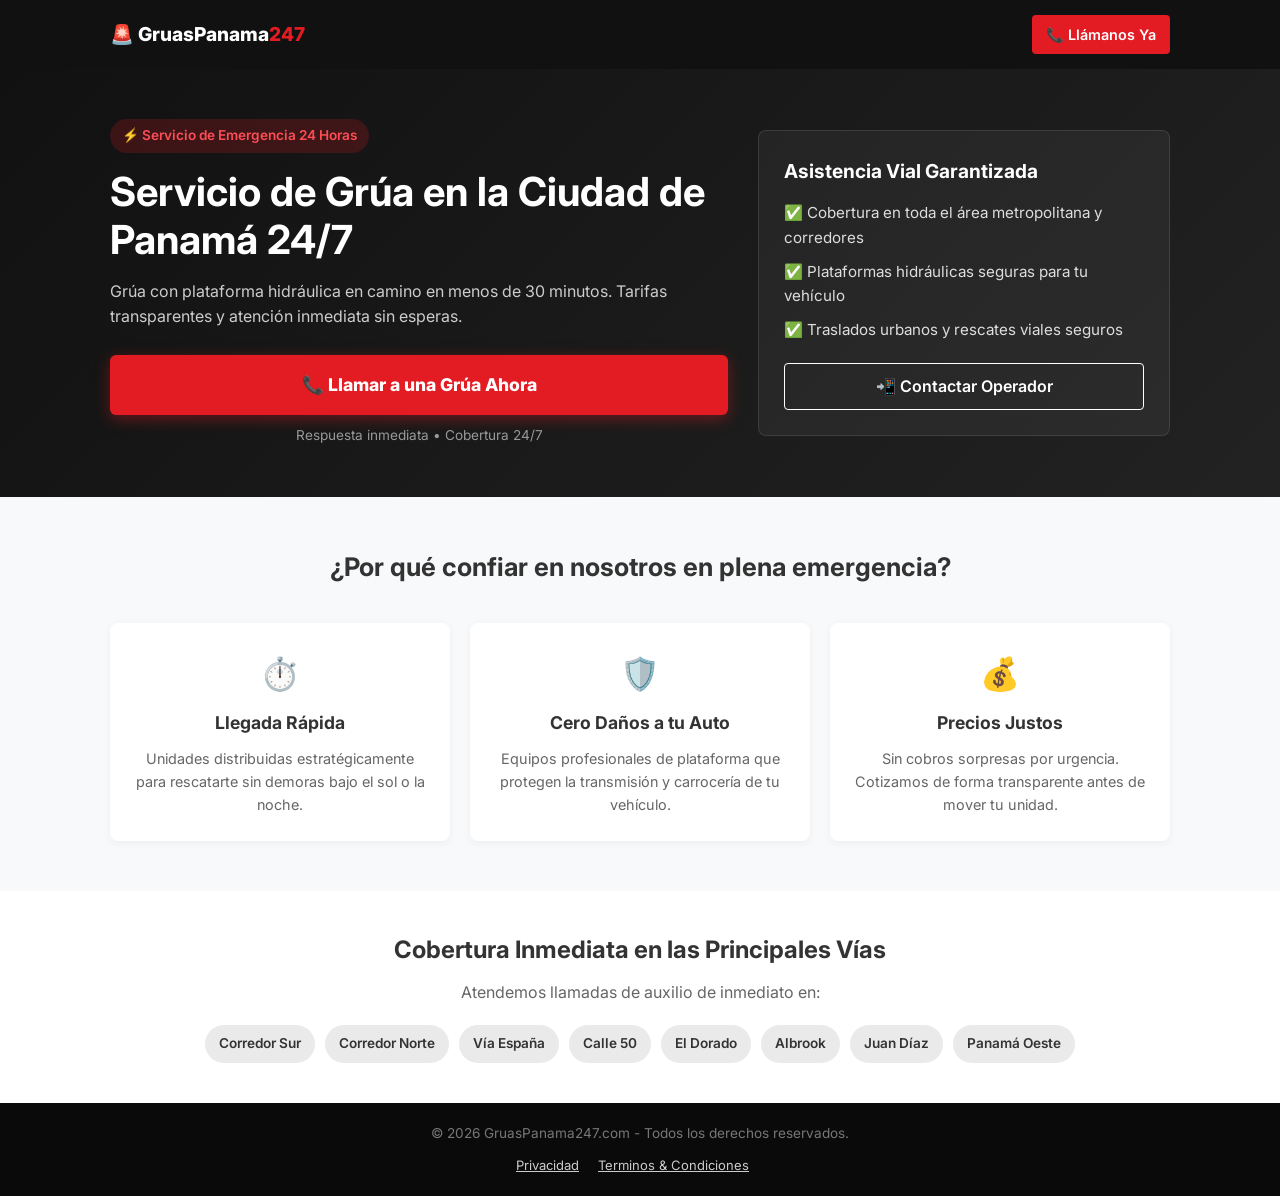
<file: index.html>
<!DOCTYPE html>
<html lang="es">
<head>
    <!-- Configuración Básica de Codificación y Vista Móvil -->
    <meta charset="UTF-8">
    <meta name="viewport" content="width=device-width, initial-scale=1.0">
    <meta http-equiv="X-UA-Compatible" content="IE=edge">

    <!-- SEO Título y Descripción Principal -->
    <title>Grúas Panamá 24/7 | Servicio de Remolque y Auxilio Vial</title>
    <meta name="description" content="¿Necesitas una grúa urgente en la Ciudad de Panamá o Corredores? Servicio de remolque, plataforma hidráulica y auxilio vial 24/7. ¡Llegamos en menos de 30 minutos!">
    <meta name="keywords" content="grúas panama, servicio de grua ciudad de panama, gruas 24 horas panama, auxilio vial panama, remolque de autos panama">
    <meta name="author" content="GruasPanama247">
    <meta name="robots" content="index, follow">

    <!-- Open Graph / Redes Sociales (Facebook, WhatsApp, LinkedIn) -->
    <meta property="og:type" content="website">
    <meta property="og:title" content="Grúas Panamá 24/7 | Servicio de Remolque y Auxilio Vial">
    <meta property="og:description" content="¿Varado en la Ciudad de Panamá? Grúa con plataforma hidráulica en camino en menos de 30 minutos. ¡Llama ahora!">
    <meta property="og:locale" content="es_PA">

    <!-- Twitter Cards -->
    <meta name="twitter:card" content="summary_large_image">
    <meta name="twitter:title" content="Grúas Panamá 24/7 | Servicio de Remolque y Auxilio Vial">
    <meta name="twitter:description" content="¿Necesitas una grúa urgente en Ciudad de Panamá? Servicio 24/7 de auxilio vial y plataforma.">



    <link rel="icon" type="image/svg+xml" href="images/favicon.svg">
    <link rel="icon" type="image/x-icon" href="images/favicon.ico">
    <link rel="apple-touch-icon" sizes="180x180" href="images/apple-touch-icon.png">

    <!-- Enlaces de Estilos y Fuentes -->
    <link rel="stylesheet" href="styles.css">
    <link href="https://fonts.googleapis.com/css2?family=Inter:wght@400;600;800&display=swap" rel="stylesheet">
</head>
<body>

    <!-- Header / Barra Superior -->
    <header class="header">
        <div class="container header-content">
            <span class="logo">🚨 GruasPanama<span class="highlight">247</span></span>
            <a href="tel:+50769838985" class="top-call-btn">📞 Llámanos Ya</a>
        </div>
    </header>

    <!-- Sección Hero (Above the Fold) -->
    <section class="hero">
        <div class="container hero-container">
            <div class="hero-text">
                <span class="badge">⚡ Servicio de Emergencia 24 Horas</span>
                <h1>Servicio de Grúa en la Ciudad de Panamá 24/7</h1>
                <p>Grúa con plataforma hidráulica en camino en menos de 30 minutos. Tarifas transparentes y atención inmediata sin esperas.</p>
                <div class="hero-cta">
                    <a href="tel:+50769838985" class="btn-primary">📞 Llamar a una Grúa Ahora</a>
                    <span class="sub-cta">Respuesta inmediata • Cobertura 24/7</span>
                </div>
            </div>
            <div class="hero-card">
                <h3>Asistencia Vial Garantizada</h3>
                <ul>
                    <li>✅ Cobertura en toda el área metropolitana y corredores</li>
                    <li>✅ Plataformas hidráulicas seguras para tu vehículo</li>
                    <li>✅ Traslados urbanos y rescates viales seguros</li>
                </ul>
                <a href="tel:+50769838985" class="btn-secondary">📲 Contactar Operador</a>
            </div>
        </div>
    </section>

    <!-- Sección de Beneficios / Puntos de Dolor -->
    <section class="benefits">
        <div class="container">
            <h2>¿Por qué confiar en nosotros en plena emergencia?</h2>
            <div class="benefits-grid">
                <div class="benefit-box">
                    <div class="icon">⏱️</div>
                    <h3>Llegada Rápida</h3>
                    <p>Unidades distribuidas estratégicamente para rescatarte sin demoras bajo el sol o la noche.</p>
                </div>
                <div class="benefit-box">
                    <div class="icon">🛡️</div>
                    <h3>Cero Daños a tu Auto</h3>
                    <p>Equipos profesionales de plataforma que protegen la transmisión y carrocería de tu vehículo.</p>
                </div>
                <div class="benefit-box">
                    <div class="icon">💰</div>
                    <h3>Precios Justos</h3>
                    <p>Sin cobros sorpresas por urgencia. Cotizamos de forma transparente antes de mover tu unidad.</p>
                </div>
            </div>
        </div>
    </section>

    <!-- Sección de Cobertura -->
    <section class="coverage">
        <div class="container">
            <h2>Cobertura Inmediata en las Principales Vías</h2>
            <p>Atendemos llamadas de auxilio de inmediato en:</p>
            <div class="tags-container">
                <span class="tag">Corredor Sur</span>
                <span class="tag">Corredor Norte</span>
                <span class="tag">Vía España</span>
                <span class="tag">Calle 50</span>
                <span class="tag">El Dorado</span>
                <span class="tag">Albrook</span>
                <span class="tag">Juan Díaz</span>
                <span class="tag">Panamá Oeste</span>
            </div>
        </div>
    </section>

    <!-- Footer -->
    <footer class="footer">
        <div class="container">
            <p>&copy; 2026 GruasPanama247.com - Todos los derechos reservados.</p>
            <p style="margin-top: 10px; font-size: 13px;">
                <a href="privacidad.html" style="color: #ccc; text-decoration: underline; margin-right: 15px;">Privacidad</a>

                <a href="terminos.html" style="color: #ccc; text-decoration: underline; margin-right: 15px;">Terminos & Condiciones</a> 
            
            </p>

        </div>
    </footer>

    <!-- Botón Flotante de Llamada para Móviles -->
    <div class="floating-cta">
        <a href="tel:+50769838985" class="float-btn">📞 LLAMAR GRÚA DE EMERGENCIA</a>
    </div>

    <script src="script.js"></script>
</body>
</html>
</file>
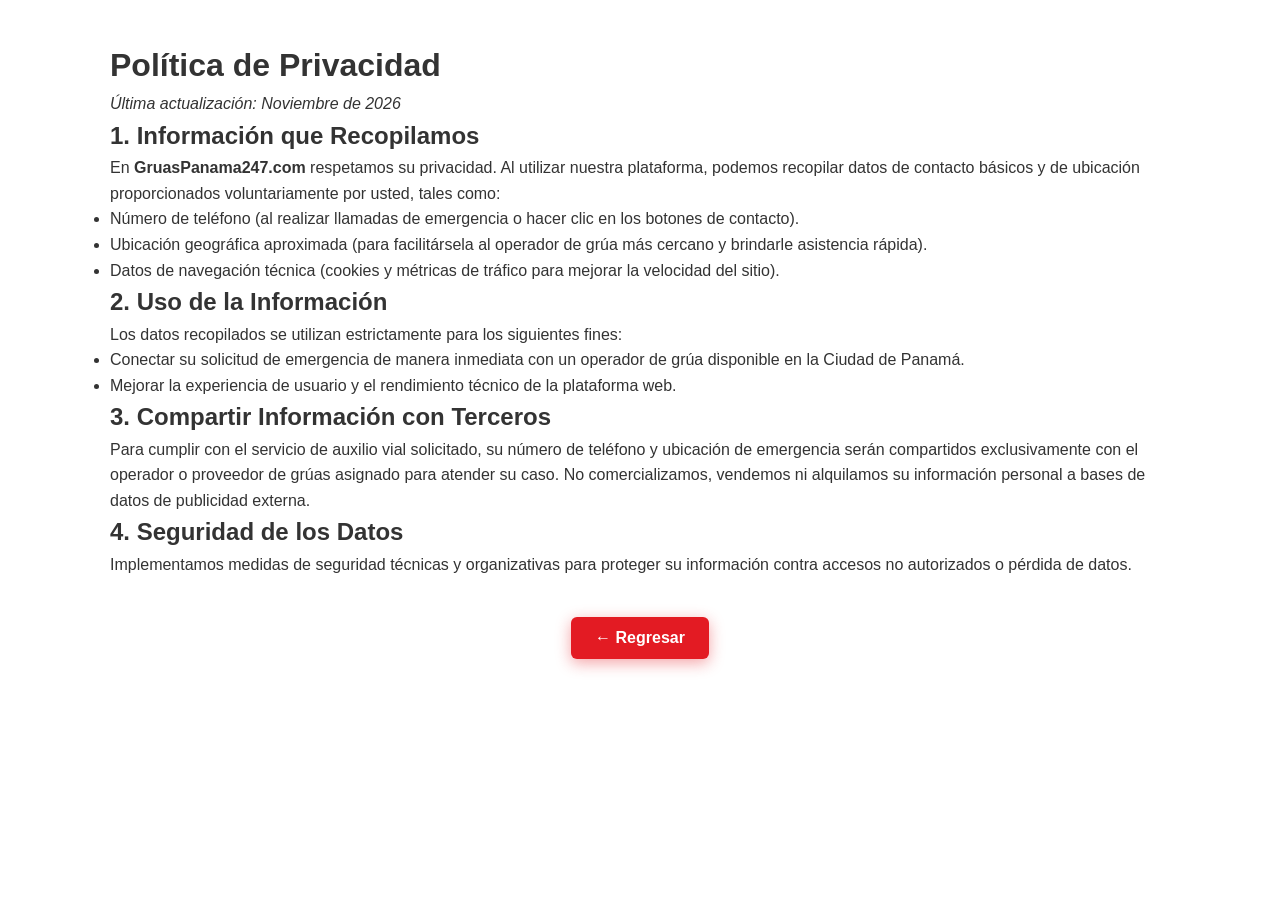
<file: privacidad.html>
<!DOCTYPE html>
<html lang="es">
<head>
    <meta charset="UTF-8">
    <meta name="viewport" content="width=device-width, initial-scale=1.0">
    <title>Política de Privacidad | Grúas Panamá 24/7</title>
    <link rel="stylesheet" href="styles.css">
</head>
<body>
    <main class="container" style="padding: 40px 20px;">
        <h1>Política de Privacidad</h1>
        <p><em>Última actualización: Noviembre de 2026</em></p>

        <h2>1. Información que Recopilamos</h2>
        <p>En <strong>GruasPanama247.com</strong> respetamos su privacidad. Al utilizar nuestra plataforma, podemos recopilar datos de contacto básicos y de ubicación proporcionados voluntariamente por usted, tales como:</p>
        <ul>
            <li>Número de teléfono (al realizar llamadas de emergencia o hacer clic en los botones de contacto).</li>
            <li>Ubicación geográfica aproximada (para facilitársela al operador de grúa más cercano y brindarle asistencia rápida).</li>
            <li>Datos de navegación técnica (cookies y métricas de tráfico para mejorar la velocidad del sitio).</li>
        </ul>

        <h2>2. Uso de la Información</h2>
        <p>Los datos recopilados se utilizan estrictamente para los siguientes fines:</p>
        <ul>
            <li>Conectar su solicitud de emergencia de manera inmediata con un operador de grúa disponible en la Ciudad de Panamá.</li>
            <li>Mejorar la experiencia de usuario y el rendimiento técnico de la plataforma web.</li>
        </ul>

        <h2>3. Compartir Información con Terceros</h2>
        <p>Para cumplir con el servicio de auxilio vial solicitado, su número de teléfono y ubicación de emergencia serán compartidos exclusivamente con el operador o proveedor de grúas asignado para atender su caso. No comercializamos, vendemos ni alquilamos su información personal a bases de datos de publicidad externa.</p>

        <h2>4. Seguridad de los Datos</h2>
        <p>Implementamos medidas de seguridad técnicas y organizativas para proteger su información contra accesos no autorizados o pérdida de datos.</p>

<div style="margin-top: 40px; text-align: center;">
            <button onclick="history.back()" class="btn-primary" style="display: inline-block; text-decoration: none; padding: 12px 24px; border: none; cursor: pointer; font-size: 1rem;">← Regresar</button>
        </div>
    </main>
</body>
</html>
</file>
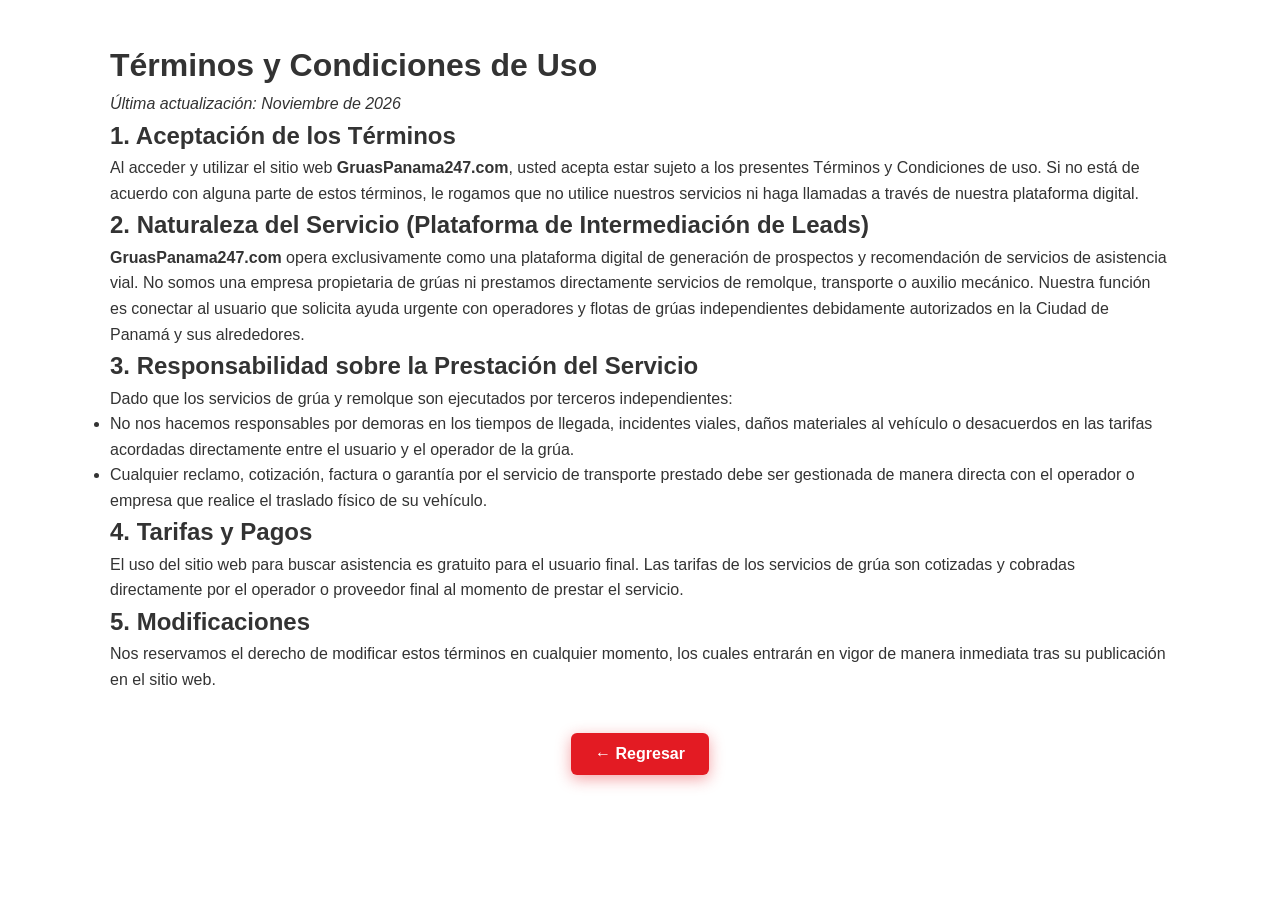
<file: terminos.html>
<!DOCTYPE html>
<html lang="es">
<head>
    <meta charset="UTF-8">
    <meta name="viewport" content="width=device-width, initial-scale=1.0">
    <title>Términos y Condiciones | Grúas Panamá 24/7</title>
    <link rel="stylesheet" href="styles.css">
</head>
<body>
    <main class="container" style="padding: 40px 20px;">
        <h1>Términos y Condiciones de Uso</h1>
        <p><em>Última actualización: Noviembre de 2026</em></p>

        <h2>1. Aceptación de los Términos</h2>
        <p>Al acceder y utilizar el sitio web <strong>GruasPanama247.com</strong>, usted acepta estar sujeto a los presentes Términos y Condiciones de uso. Si no está de acuerdo con alguna parte de estos términos, le rogamos que no utilice nuestros servicios ni haga llamadas a través de nuestra plataforma digital.</p>

        <h2>2. Naturaleza del Servicio (Plataforma de Intermediación de Leads)</h2>
        <p><strong>GruasPanama247.com</strong> opera exclusivamente como una plataforma digital de generación de prospectos y recomendación de servicios de asistencia vial. No somos una empresa propietaria de grúas ni prestamos directamente servicios de remolque, transporte o auxilio mecánico. Nuestra función es conectar al usuario que solicita ayuda urgente con operadores y flotas de grúas independientes debidamente autorizados en la Ciudad de Panamá y sus alrededores.</p>

        <h2>3. Responsabilidad sobre la Prestación del Servicio</h2>
        <p>Dado que los servicios de grúa y remolque son ejecutados por terceros independientes:</p>
        <ul>
            <li>No nos hacemos responsables por demoras en los tiempos de llegada, incidentes viales, daños materiales al vehículo o desacuerdos en las tarifas acordadas directamente entre el usuario y el operador de la grúa.</li>
            <li>Cualquier reclamo, cotización, factura o garantía por el servicio de transporte prestado debe ser gestionada de manera directa con el operador o empresa que realice el traslado físico de su vehículo.</li>
        </ul>

        <h2>4. Tarifas y Pagos</h2>
        <p>El uso del sitio web para buscar asistencia es gratuito para el usuario final. Las tarifas de los servicios de grúa son cotizadas y cobradas directamente por el operador o proveedor final al momento de prestar el servicio.</p>

        <h2>5. Modificaciones</h2>
        <p>Nos reservamos el derecho de modificar estos términos en cualquier momento, los cuales entrarán en vigor de manera inmediata tras su publicación en el sitio web.</p>
<div style="margin-top: 40px; text-align: center;">
            <button onclick="history.back()" class="btn-primary" style="display: inline-block; text-decoration: none; padding: 12px 24px; border: none; cursor: pointer; font-size: 1rem;">← Regresar</button>
        </div>
    </main>
</body>
</html>
</file>
<file: styles.css>
:root {
    --primary: #111111;
    --accent: #E31B23;
    --accent-hover: #b51218;
    --bg-light: #F8F9FA;
    --text-main: #333333;
    --white: #FFFFFF;
}

* {
    box-sizing: border-box;
    margin: 0;
    padding: 0;
}

body {
    font-family: 'Inter', sans-serif;
    color: var(--text-main);
    background-color: var(--white);
    line-height: 1.6;
    padding-bottom: 70px; /* Espacio para el botón flotante en móvil */
}

.container {
    width: 100%;
    max-width: 1100px;
    margin: 0 auto;
    padding: 0 20px;
}

/* Header */
.header {
    background: var(--primary);
    color: var(--white);
    padding: 15px 0;
    position: sticky;
    top: 0;
    z-index: 100;
}

.header-content {
    display: flex;
    justify-content: space-between;
    align-items: center;
}

.logo {
    font-weight: 800;
    font-size: 1.2rem;
}

.highlight {
    color: var(--accent);
}

.top-call-btn {
    background-color: var(--accent);
    color: var(--white);
    padding: 8px 14px;
    border-radius: 4px;
    text-decoration: none;
    font-weight: 600;
    font-size: 0.9rem;
}

/* Hero Section */
.hero {
    background: linear-gradient(135deg, #111111 0%, #222222 100%);
    color: var(--white);
    padding: 50px 0;
}

.hero-container {
    display: grid;
    grid-template-columns: 1fr;
    gap: 30px;
}

.badge {
    background-color: rgba(227, 27, 35, 0.2);
    color: #ff4d55;
    padding: 6px 12px;
    border-radius: 20px;
    font-size: 0.85rem;
    font-weight: 600;
    display: inline-block;
    margin-bottom: 15px;
}

.hero-text h1 {
    font-size: 2rem;
    line-height: 1.2;
    margin-bottom: 15px;
}

.hero-text p {
    font-size: 1rem;
    color: #cccccc;
    margin-bottom: 25px;
}

.hero-cta {
    display: flex;
    flex-direction: column;
    gap: 10px;
}

.btn-primary {
    background-color: var(--accent);
    color: var(--white);
    padding: 16px 24px;
    border-radius: 6px;
    text-decoration: none;
    font-weight: 800;
    font-size: 1.1rem;
    text-align: center;
    box-shadow: 0 4px 15px rgba(227, 27, 35, 0.4);
    transition: background 0.2s;
}

.btn-primary:hover {
    background-color: var(--accent-hover);
}

.sub-cta {
    font-size: 0.85rem;
    color: #999999;
    text-align: center;
}

/* Hero Card Lateral */
.hero-card {
    background: rgba(255, 255, 255, 0.05);
    border: 1px solid rgba(255, 255, 255, 0.1);
    padding: 25px;
    border-radius: 8px;
}

.hero-card h3 {
    margin-bottom: 15px;
    font-size: 1.2rem;
}

.hero-card ul {
    list-style: none;
    margin-bottom: 20px;
}

.hero-card ul li {
    margin-bottom: 10px;
    font-size: 0.95rem;
    color: #dddddd;
}

.btn-secondary {
    display: block;
    background: transparent;
    color: var(--white);
    border: 1px solid var(--white);
    padding: 10px;
    text-align: center;
    text-decoration: none;
    border-radius: 4px;
    font-weight: 600;
}

/* Beneficios */
.benefits {
    padding: 50px 0;
    background-color: var(--bg-light);
    text-align: center;
}

.benefits h2 {
    font-size: 1.6rem;
    margin-bottom: 35px;
}

.benefits-grid {
    display: grid;
    grid-template-columns: 1fr;
    gap: 20px;
}

.benefit-box {
    background: var(--white);
    padding: 25px;
    border-radius: 8px;
    box-shadow: 0 2px 8px rgba(0,0,0,0.05);
}

.benefit-box .icon {
    font-size: 2rem;
    margin-bottom: 10px;
}

.benefit-box h3 {
    margin-bottom: 10px;
    font-size: 1.1rem;
}

.benefit-box p {
    font-size: 0.9rem;
    color: #666666;
}

/* Cobertura */
.coverage {
    padding: 40px 0;
    text-align: center;
}

.coverage h2 {
    font-size: 1.5rem;
    margin-bottom: 10px;
}

.coverage p {
    color: #666;
    margin-bottom: 20px;
}

.tags-container {
    display: flex;
    flex-wrap: wrap;
    justify-content: center;
    gap: 10px;
}

.tag {
    background: #eaeaea;
    padding: 8px 14px;
    border-radius: 20px;
    font-size: 0.85rem;
    font-weight: 600;
}

/* Footer */
.footer {
    background: #0a0a0a;
    color: #777;
    text-align: center;
    padding: 20px 0;
    font-size: 0.85rem;
}

/* Botón Flotante para Móviles */
.floating-cta {
    position: fixed;
    bottom: 0;
    left: 0;
    width: 100%;
    background: var(--accent);
    padding: 12px;
    text-align: center;
    z-index: 999;
    box-shadow: 0 -4px 10px rgba(0,0,0,0.2);
}

.float-btn {
    color: var(--white);
    text-decoration: none;
    font-weight: 800;
    font-size: 1rem;
    display: block;
    letter-spacing: 0.5px;
}

/* Media Queries para Escritorio */
@media (min-width: 768px) {
    .hero-container {
        grid-template-columns: 1.2fr 0.8fr;
        align-items: center;
    }
    .hero-text h1 {
        font-size: 2.5rem;
    }
    .benefits-grid {
        grid-template-columns: repeat(3, 1fr);
    }
    .floating-cta {
        display: none;
    }
    body {
        padding-bottom: 0;
    }
}
</file>
